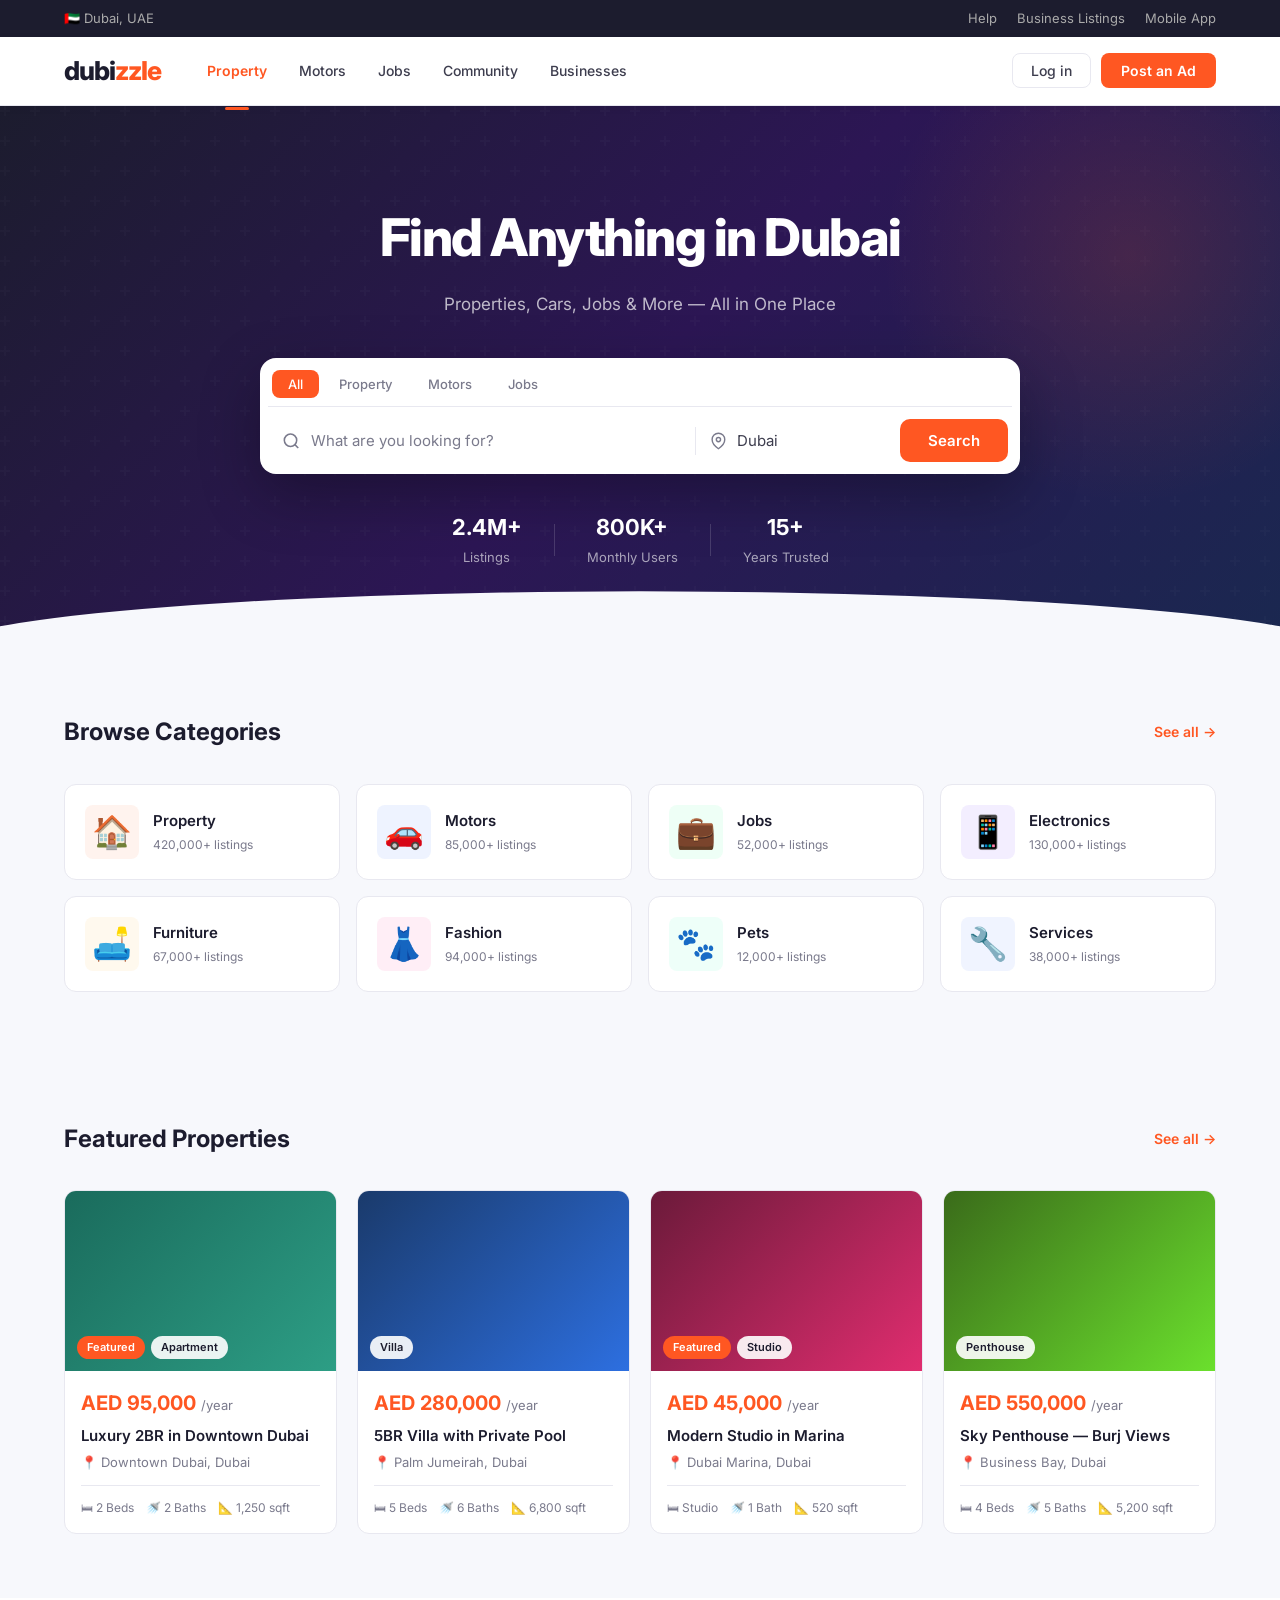
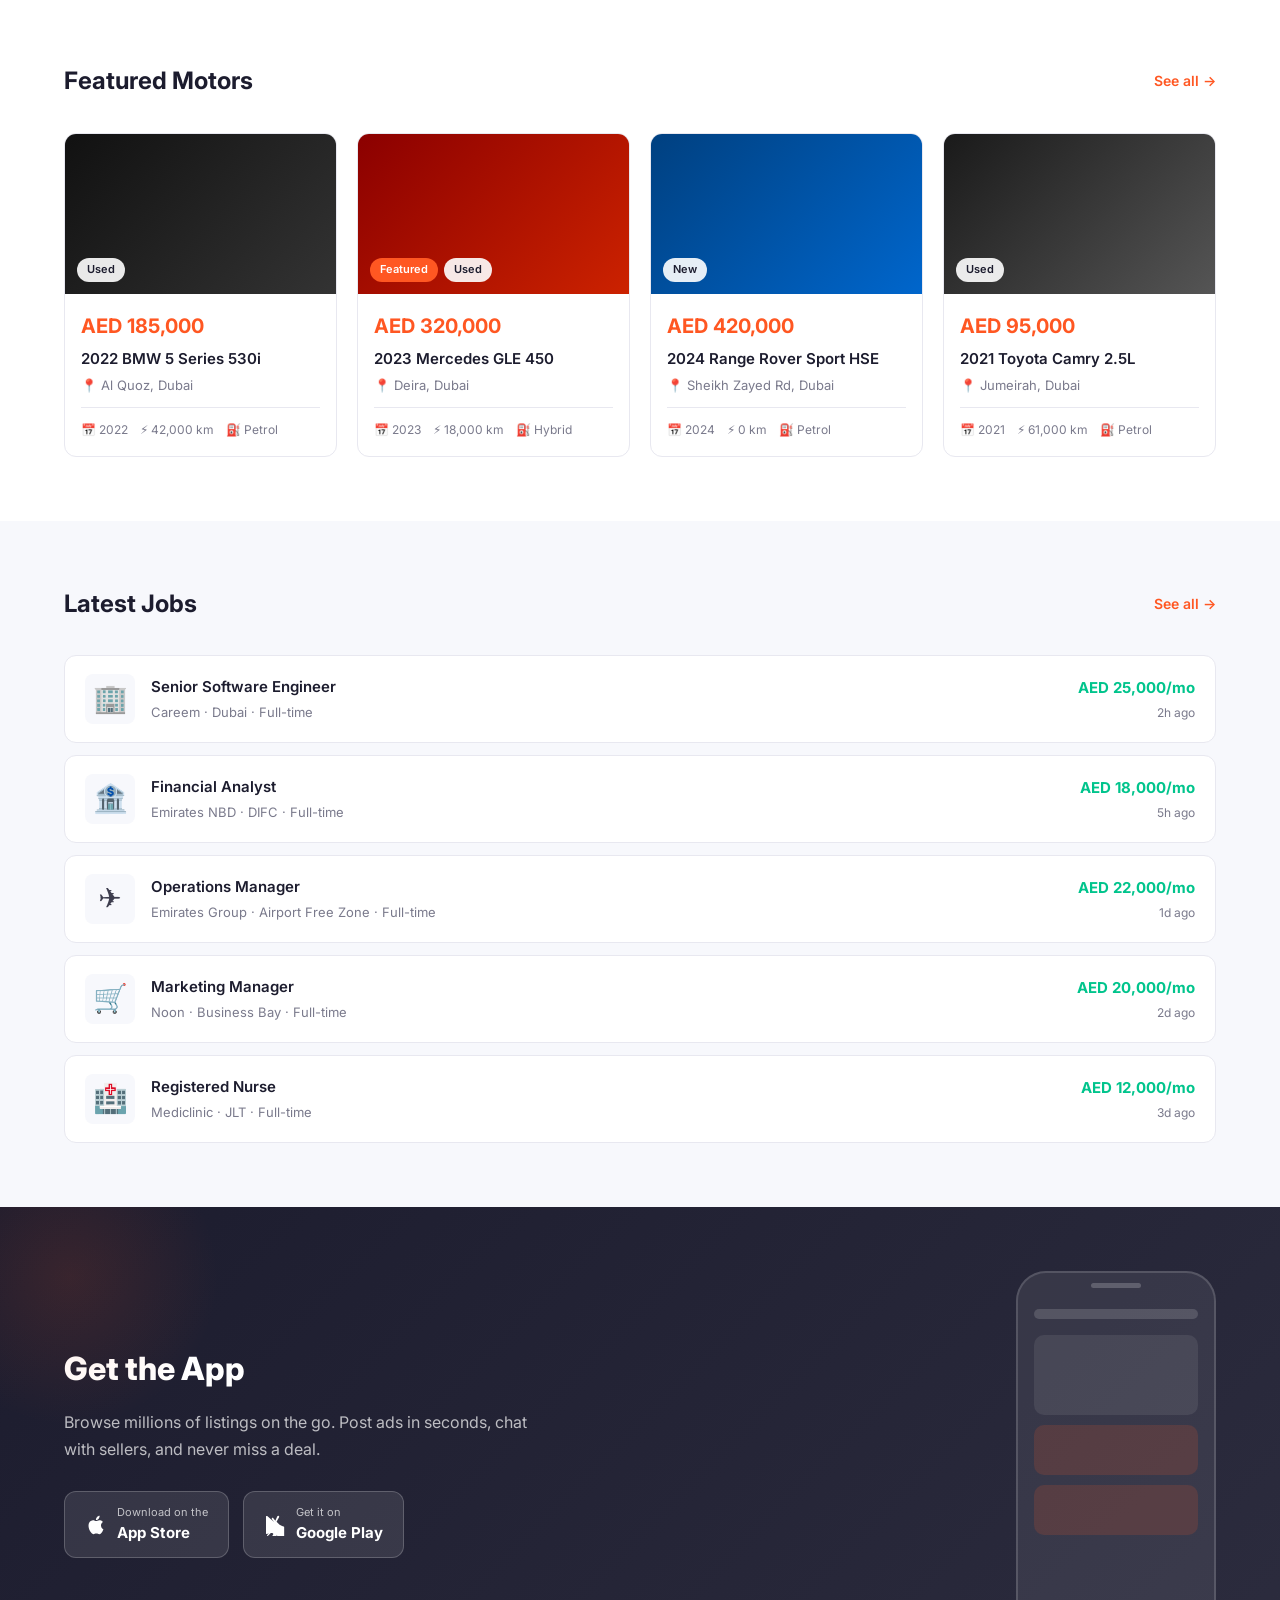
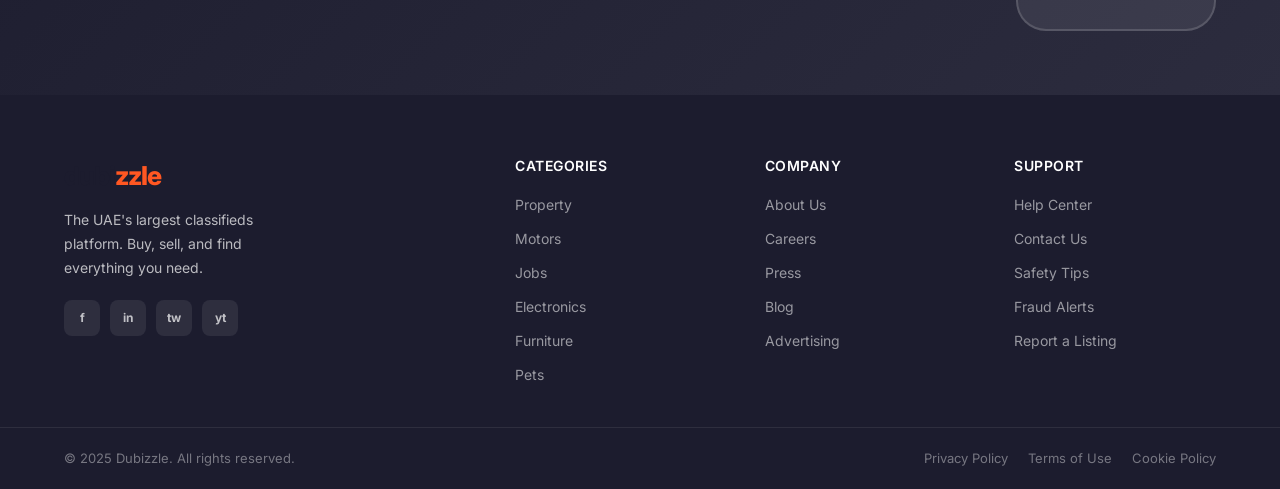
<file: index.html>
<!DOCTYPE html>
<html lang="en">
<head>
  <meta charset="UTF-8" />
  <meta name="viewport" content="width=device-width, initial-scale=1.0" />
  <title>Dubizzle — Buy, Sell & Find in Dubai</title>
  <link rel="stylesheet" href="style.css" />
  <link href="https://fonts.googleapis.com/css2?family=Inter:wght@400;500;600;700;800&display=swap" rel="stylesheet" />
</head>
<body>

  <!-- TOP BAR -->
  <div class="topbar">
    <div class="container topbar-inner">
      <span>🇦🇪 Dubai, UAE</span>
      <div class="topbar-links">
        <a href="#">Help</a>
        <a href="#">Business Listings</a>
        <a href="#">Mobile App</a>
      </div>
    </div>
  </div>

  <!-- NAVBAR -->
  <header class="navbar">
    <div class="container nav-inner">
      <a href="#" class="logo">
        <span class="logo-dubi">dubi</span><span class="logo-zzle">zzle</span>
      </a>

      <nav class="nav-categories">
        <a href="#" class="nav-link active">Property</a>
        <a href="#" class="nav-link">Motors</a>
        <a href="#" class="nav-link">Jobs</a>
        <a href="#" class="nav-link">Community</a>
        <a href="#" class="nav-link">Businesses</a>
      </nav>

      <div class="nav-actions">
        <button class="btn-ghost">Log in</button>
        <button class="btn-primary">Post an Ad</button>
      </div>
    </div>
  </header>

  <!-- HERO -->
  <section class="hero">
    <div class="hero-overlay"></div>
    <div class="container hero-inner">
      <h1 class="hero-title">Find Anything in Dubai</h1>
      <p class="hero-sub">Properties, Cars, Jobs & More — All in One Place</p>

      <div class="search-box">
        <div class="search-tabs">
          <button class="stab active" data-tab="all">All</button>
          <button class="stab" data-tab="property">Property</button>
          <button class="stab" data-tab="motors">Motors</button>
          <button class="stab" data-tab="jobs">Jobs</button>
        </div>
        <div class="search-row">
          <div class="search-field">
            <svg width="20" height="20" fill="none" stroke="currentColor" stroke-width="2" viewBox="0 0 24 24"><circle cx="11" cy="11" r="8"/><path d="m21 21-4.35-4.35"/></svg>
            <input type="text" placeholder="What are you looking for?" />
          </div>
          <div class="search-divider"></div>
          <div class="search-field location-field">
            <svg width="20" height="20" fill="none" stroke="currentColor" stroke-width="2" viewBox="0 0 24 24"><path d="M21 10c0 7-9 13-9 13s-9-6-9-13a9 9 0 0 1 18 0z"/><circle cx="12" cy="10" r="3"/></svg>
            <input type="text" placeholder="Location" value="Dubai" />
          </div>
          <button class="search-btn">Search</button>
        </div>
      </div>

      <div class="hero-stats">
        <div class="stat"><strong>2.4M+</strong><span>Listings</span></div>
        <div class="stat-divider"></div>
        <div class="stat"><strong>800K+</strong><span>Monthly Users</span></div>
        <div class="stat-divider"></div>
        <div class="stat"><strong>15+</strong><span>Years Trusted</span></div>
      </div>
    </div>
  </section>

  <!-- CATEGORIES -->
  <section class="categories section">
    <div class="container">
      <div class="section-header">
        <h2>Browse Categories</h2>
        <a href="#" class="see-all">See all →</a>
      </div>
      <div class="cat-grid">
        <a href="#" class="cat-card cat-property">
          <div class="cat-icon">🏠</div>
          <div class="cat-info">
            <span class="cat-name">Property</span>
            <span class="cat-count">420,000+ listings</span>
          </div>
        </a>
        <a href="#" class="cat-card cat-motors">
          <div class="cat-icon">🚗</div>
          <div class="cat-info">
            <span class="cat-name">Motors</span>
            <span class="cat-count">85,000+ listings</span>
          </div>
        </a>
        <a href="#" class="cat-card cat-jobs">
          <div class="cat-icon">💼</div>
          <div class="cat-info">
            <span class="cat-name">Jobs</span>
            <span class="cat-count">52,000+ listings</span>
          </div>
        </a>
        <a href="#" class="cat-card cat-electronics">
          <div class="cat-icon">📱</div>
          <div class="cat-info">
            <span class="cat-name">Electronics</span>
            <span class="cat-count">130,000+ listings</span>
          </div>
        </a>
        <a href="#" class="cat-card cat-furniture">
          <div class="cat-icon">🛋️</div>
          <div class="cat-info">
            <span class="cat-name">Furniture</span>
            <span class="cat-count">67,000+ listings</span>
          </div>
        </a>
        <a href="#" class="cat-card cat-fashion">
          <div class="cat-icon">👗</div>
          <div class="cat-info">
            <span class="cat-name">Fashion</span>
            <span class="cat-count">94,000+ listings</span>
          </div>
        </a>
        <a href="#" class="cat-card cat-pets">
          <div class="cat-icon">🐾</div>
          <div class="cat-info">
            <span class="cat-name">Pets</span>
            <span class="cat-count">12,000+ listings</span>
          </div>
        </a>
        <a href="#" class="cat-card cat-services">
          <div class="cat-icon">🔧</div>
          <div class="cat-info">
            <span class="cat-name">Services</span>
            <span class="cat-count">38,000+ listings</span>
          </div>
        </a>
      </div>
    </div>
  </section>

  <!-- FEATURED PROPERTY -->
  <section class="featured section">
    <div class="container">
      <div class="section-header">
        <h2>Featured Properties</h2>
        <a href="#" class="see-all">See all →</a>
      </div>
      <div class="listings-grid">
        <div class="listing-card">
          <div class="listing-img" style="background: linear-gradient(135deg,#1a6b5c,#2d9e85);">
            <span class="badge badge-featured">Featured</span>
            <span class="badge badge-type">Apartment</span>
          </div>
          <div class="listing-body">
            <div class="listing-price">AED 95,000 <span>/year</span></div>
            <h3 class="listing-title">Luxury 2BR in Downtown Dubai</h3>
            <p class="listing-loc">📍 Downtown Dubai, Dubai</p>
            <div class="listing-specs">
              <span>🛏 2 Beds</span>
              <span>🚿 2 Baths</span>
              <span>📐 1,250 sqft</span>
            </div>
          </div>
        </div>

        <div class="listing-card">
          <div class="listing-img" style="background: linear-gradient(135deg,#1a3a6b,#2d6fe0);">
            <span class="badge badge-type">Villa</span>
          </div>
          <div class="listing-body">
            <div class="listing-price">AED 280,000 <span>/year</span></div>
            <h3 class="listing-title">5BR Villa with Private Pool</h3>
            <p class="listing-loc">📍 Palm Jumeirah, Dubai</p>
            <div class="listing-specs">
              <span>🛏 5 Beds</span>
              <span>🚿 6 Baths</span>
              <span>📐 6,800 sqft</span>
            </div>
          </div>
        </div>

        <div class="listing-card">
          <div class="listing-img" style="background: linear-gradient(135deg,#6b1a3a,#e02d6f);">
            <span class="badge badge-featured">Featured</span>
            <span class="badge badge-type">Studio</span>
          </div>
          <div class="listing-body">
            <div class="listing-price">AED 45,000 <span>/year</span></div>
            <h3 class="listing-title">Modern Studio in Marina</h3>
            <p class="listing-loc">📍 Dubai Marina, Dubai</p>
            <div class="listing-specs">
              <span>🛏 Studio</span>
              <span>🚿 1 Bath</span>
              <span>📐 520 sqft</span>
            </div>
          </div>
        </div>

        <div class="listing-card">
          <div class="listing-img" style="background: linear-gradient(135deg,#3a6b1a,#6be02d);">
            <span class="badge badge-type">Penthouse</span>
          </div>
          <div class="listing-body">
            <div class="listing-price">AED 550,000 <span>/year</span></div>
            <h3 class="listing-title">Sky Penthouse — Burj Views</h3>
            <p class="listing-loc">📍 Business Bay, Dubai</p>
            <div class="listing-specs">
              <span>🛏 4 Beds</span>
              <span>🚿 5 Baths</span>
              <span>📐 5,200 sqft</span>
            </div>
          </div>
        </div>
      </div>
    </div>
  </section>

  <!-- FEATURED CARS -->
  <section class="featured section bg-light">
    <div class="container">
      <div class="section-header">
        <h2>Featured Motors</h2>
        <a href="#" class="see-all">See all →</a>
      </div>
      <div class="listings-grid">
        <div class="listing-card">
          <div class="listing-img car-img" style="background: linear-gradient(135deg,#111,#333);">
            <span class="badge badge-type">Used</span>
          </div>
          <div class="listing-body">
            <div class="listing-price">AED 185,000</div>
            <h3 class="listing-title">2022 BMW 5 Series 530i</h3>
            <p class="listing-loc">📍 Al Quoz, Dubai</p>
            <div class="listing-specs">
              <span>📅 2022</span>
              <span>⚡ 42,000 km</span>
              <span>⛽ Petrol</span>
            </div>
          </div>
        </div>

        <div class="listing-card">
          <div class="listing-img car-img" style="background: linear-gradient(135deg,#8B0000,#cc2200);">
            <span class="badge badge-featured">Featured</span>
            <span class="badge badge-type">Used</span>
          </div>
          <div class="listing-body">
            <div class="listing-price">AED 320,000</div>
            <h3 class="listing-title">2023 Mercedes GLE 450</h3>
            <p class="listing-loc">📍 Deira, Dubai</p>
            <div class="listing-specs">
              <span>📅 2023</span>
              <span>⚡ 18,000 km</span>
              <span>⛽ Hybrid</span>
            </div>
          </div>
        </div>

        <div class="listing-card">
          <div class="listing-img car-img" style="background: linear-gradient(135deg,#004080,#0066cc);">
            <span class="badge badge-type">New</span>
          </div>
          <div class="listing-body">
            <div class="listing-price">AED 420,000</div>
            <h3 class="listing-title">2024 Range Rover Sport HSE</h3>
            <p class="listing-loc">📍 Sheikh Zayed Rd, Dubai</p>
            <div class="listing-specs">
              <span>📅 2024</span>
              <span>⚡ 0 km</span>
              <span>⛽ Petrol</span>
            </div>
          </div>
        </div>

        <div class="listing-card">
          <div class="listing-img car-img" style="background: linear-gradient(135deg,#1a1a1a,#555);">
            <span class="badge badge-type">Used</span>
          </div>
          <div class="listing-body">
            <div class="listing-price">AED 95,000</div>
            <h3 class="listing-title">2021 Toyota Camry 2.5L</h3>
            <p class="listing-loc">📍 Jumeirah, Dubai</p>
            <div class="listing-specs">
              <span>📅 2021</span>
              <span>⚡ 61,000 km</span>
              <span>⛽ Petrol</span>
            </div>
          </div>
        </div>
      </div>
    </div>
  </section>

  <!-- JOBS STRIP -->
  <section class="jobs-strip section">
    <div class="container">
      <div class="section-header">
        <h2>Latest Jobs</h2>
        <a href="#" class="see-all">See all →</a>
      </div>
      <div class="jobs-list">
        <a href="#" class="job-card">
          <div class="job-logo">🏢</div>
          <div class="job-info">
            <h4>Senior Software Engineer</h4>
            <p>Careem · Dubai · Full-time</p>
          </div>
          <div class="job-meta">
            <span class="job-salary">AED 25,000/mo</span>
            <span class="job-age">2h ago</span>
          </div>
        </a>
        <a href="#" class="job-card">
          <div class="job-logo">🏦</div>
          <div class="job-info">
            <h4>Financial Analyst</h4>
            <p>Emirates NBD · DIFC · Full-time</p>
          </div>
          <div class="job-meta">
            <span class="job-salary">AED 18,000/mo</span>
            <span class="job-age">5h ago</span>
          </div>
        </a>
        <a href="#" class="job-card">
          <div class="job-logo">✈️</div>
          <div class="job-info">
            <h4>Operations Manager</h4>
            <p>Emirates Group · Airport Free Zone · Full-time</p>
          </div>
          <div class="job-meta">
            <span class="job-salary">AED 22,000/mo</span>
            <span class="job-age">1d ago</span>
          </div>
        </a>
        <a href="#" class="job-card">
          <div class="job-logo">🛒</div>
          <div class="job-info">
            <h4>Marketing Manager</h4>
            <p>Noon · Business Bay · Full-time</p>
          </div>
          <div class="job-meta">
            <span class="job-salary">AED 20,000/mo</span>
            <span class="job-age">2d ago</span>
          </div>
        </a>
        <a href="#" class="job-card">
          <div class="job-logo">🏥</div>
          <div class="job-info">
            <h4>Registered Nurse</h4>
            <p>Mediclinic · JLT · Full-time</p>
          </div>
          <div class="job-meta">
            <span class="job-salary">AED 12,000/mo</span>
            <span class="job-age">3d ago</span>
          </div>
        </a>
      </div>
    </div>
  </section>

  <!-- APP BANNER -->
  <section class="app-banner section">
    <div class="container app-inner">
      <div class="app-text">
        <h2>Get the App</h2>
        <p>Browse millions of listings on the go. Post ads in seconds, chat with sellers, and never miss a deal.</p>
        <div class="app-btns">
          <a href="#" class="app-store-btn">
            <svg width="22" height="22" viewBox="0 0 24 24" fill="currentColor"><path d="M18.71 19.5c-.83 1.24-1.71 2.45-3.05 2.47-1.34.03-1.77-.79-3.29-.79-1.53 0-2 .77-3.27.82-1.31.05-2.3-1.32-3.14-2.53C4.25 17 2.94 12.45 4.7 9.39c.87-1.52 2.43-2.48 4.12-2.51 1.28-.02 2.5.87 3.29.87.78 0 2.26-1.07 3.8-.91.65.03 2.47.26 3.64 1.98-.09.06-2.17 1.28-2.15 3.81.03 3.02 2.65 4.03 2.68 4.04-.03.07-.42 1.44-1.38 2.83M13 3.5c.73-.83 1.94-1.46 2.94-1.5.13 1.17-.34 2.35-1.04 3.19-.69.85-1.83 1.51-2.95 1.42-.15-1.15.41-2.35 1.05-3.11z"/></svg>
            <div><small>Download on the</small><strong>App Store</strong></div>
          </a>
          <a href="#" class="app-store-btn">
            <svg width="22" height="22" viewBox="0 0 24 24" fill="currentColor"><path d="M3.18 23.76c.3.17.64.24.99.2l11.53-11.53L12.36 9.1 3.18 23.76zm16.52-10.67L17 11.63 13.7 8.33l2.74-4.76c.3-.52.12-1.19-.4-1.49-.51-.3-1.18-.12-1.49.4L12.36 7.24 10.17 4.5c-.32-.42-.91-.48-1.33-.16-.42.32-.48.91-.16 1.33l2.35 3.04L3.51 2.23C3.22 2.08 2.86 2.1 2.59 2.29a1.007 1.007 0 0 0-.41.82v17.78c0 .33.16.63.41.82.16.11.34.17.53.17.16 0 .31-.04.46-.12l.7-.4L7 18.53l3.27 3.27-2.74 4.75c-.3.52-.12 1.19.4 1.49.17.1.36.15.55.15.38 0 .74-.2.94-.55l2.19-3.8 2.09 2.72c.19.24.47.38.77.38.19 0 .39-.06.55-.18.42-.32.48-.91.16-1.33l-2.35-3.04 7.52 6.48c.19.16.43.24.67.24.19 0 .37-.05.54-.15.27-.16.44-.46.44-.78V14.57c.01-.34-.17-.65-.44-.82l-.3-.17z"/></svg>
            <div><small>Get it on</small><strong>Google Play</strong></div>
          </a>
        </div>
      </div>
      <div class="app-mockup">
        <div class="phone-mock">
          <div class="phone-screen">
            <div class="mock-bar"></div>
            <div class="mock-card"></div>
            <div class="mock-card small"></div>
            <div class="mock-card small"></div>
          </div>
        </div>
      </div>
    </div>
  </section>

  <!-- FOOTER -->
  <footer class="footer">
    <div class="container footer-inner">
      <div class="footer-brand">
        <a href="#" class="logo footer-logo">
          <span class="logo-dubi">dubi</span><span class="logo-zzle">zzle</span>
        </a>
        <p>The UAE's largest classifieds platform. Buy, sell, and find everything you need.</p>
        <div class="social-links">
          <a href="#" class="social-btn">f</a>
          <a href="#" class="social-btn">in</a>
          <a href="#" class="social-btn">tw</a>
          <a href="#" class="social-btn">yt</a>
        </div>
      </div>

      <div class="footer-col">
        <h5>Categories</h5>
        <ul>
          <li><a href="#">Property</a></li>
          <li><a href="#">Motors</a></li>
          <li><a href="#">Jobs</a></li>
          <li><a href="#">Electronics</a></li>
          <li><a href="#">Furniture</a></li>
          <li><a href="#">Pets</a></li>
        </ul>
      </div>

      <div class="footer-col">
        <h5>Company</h5>
        <ul>
          <li><a href="#">About Us</a></li>
          <li><a href="#">Careers</a></li>
          <li><a href="#">Press</a></li>
          <li><a href="#">Blog</a></li>
          <li><a href="#">Advertising</a></li>
        </ul>
      </div>

      <div class="footer-col">
        <h5>Support</h5>
        <ul>
          <li><a href="#">Help Center</a></li>
          <li><a href="#">Contact Us</a></li>
          <li><a href="#">Safety Tips</a></li>
          <li><a href="#">Fraud Alerts</a></li>
          <li><a href="#">Report a Listing</a></li>
        </ul>
      </div>
    </div>
    <div class="footer-bottom">
      <div class="container footer-bottom-inner">
        <span>© 2025 Dubizzle. All rights reserved.</span>
        <div class="footer-legal">
          <a href="#">Privacy Policy</a>
          <a href="#">Terms of Use</a>
          <a href="#">Cookie Policy</a>
        </div>
      </div>
    </div>
  </footer>

  <script src="script.js"></script>
</body>
</html>
</file>
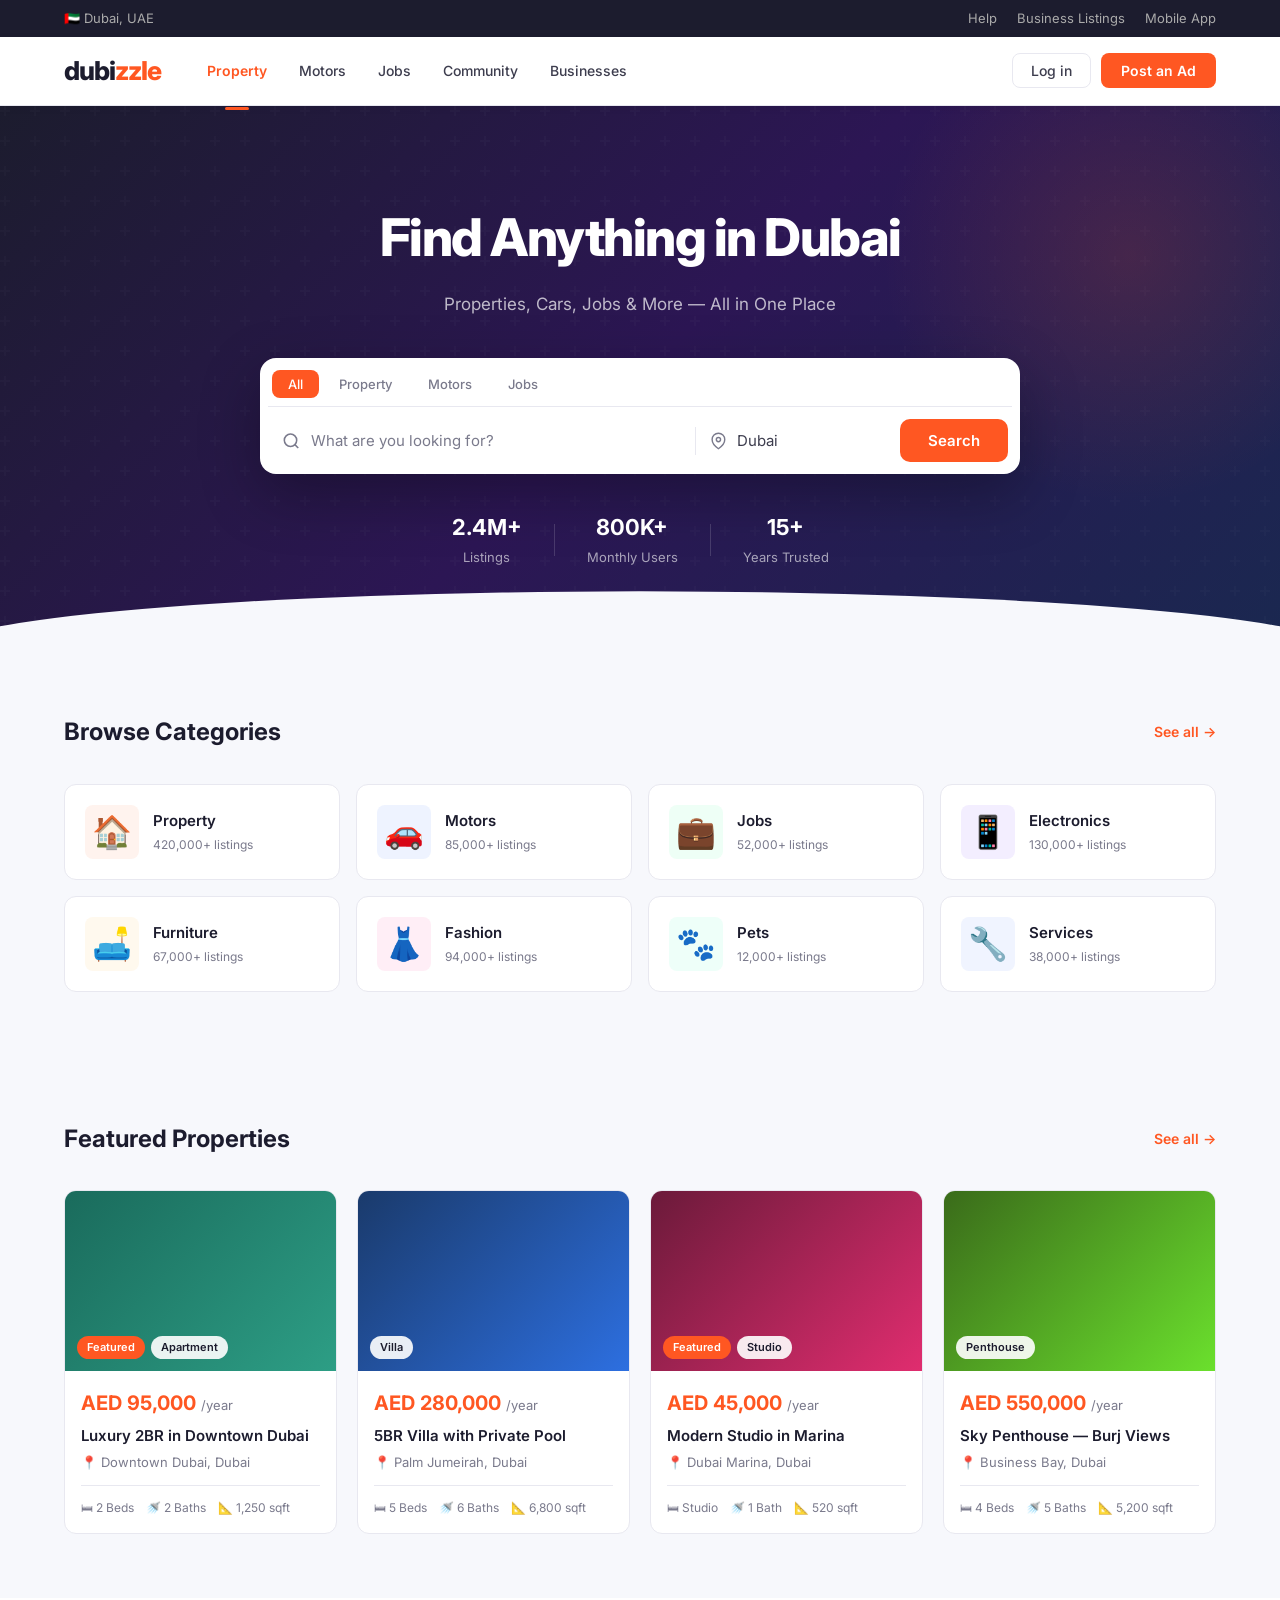
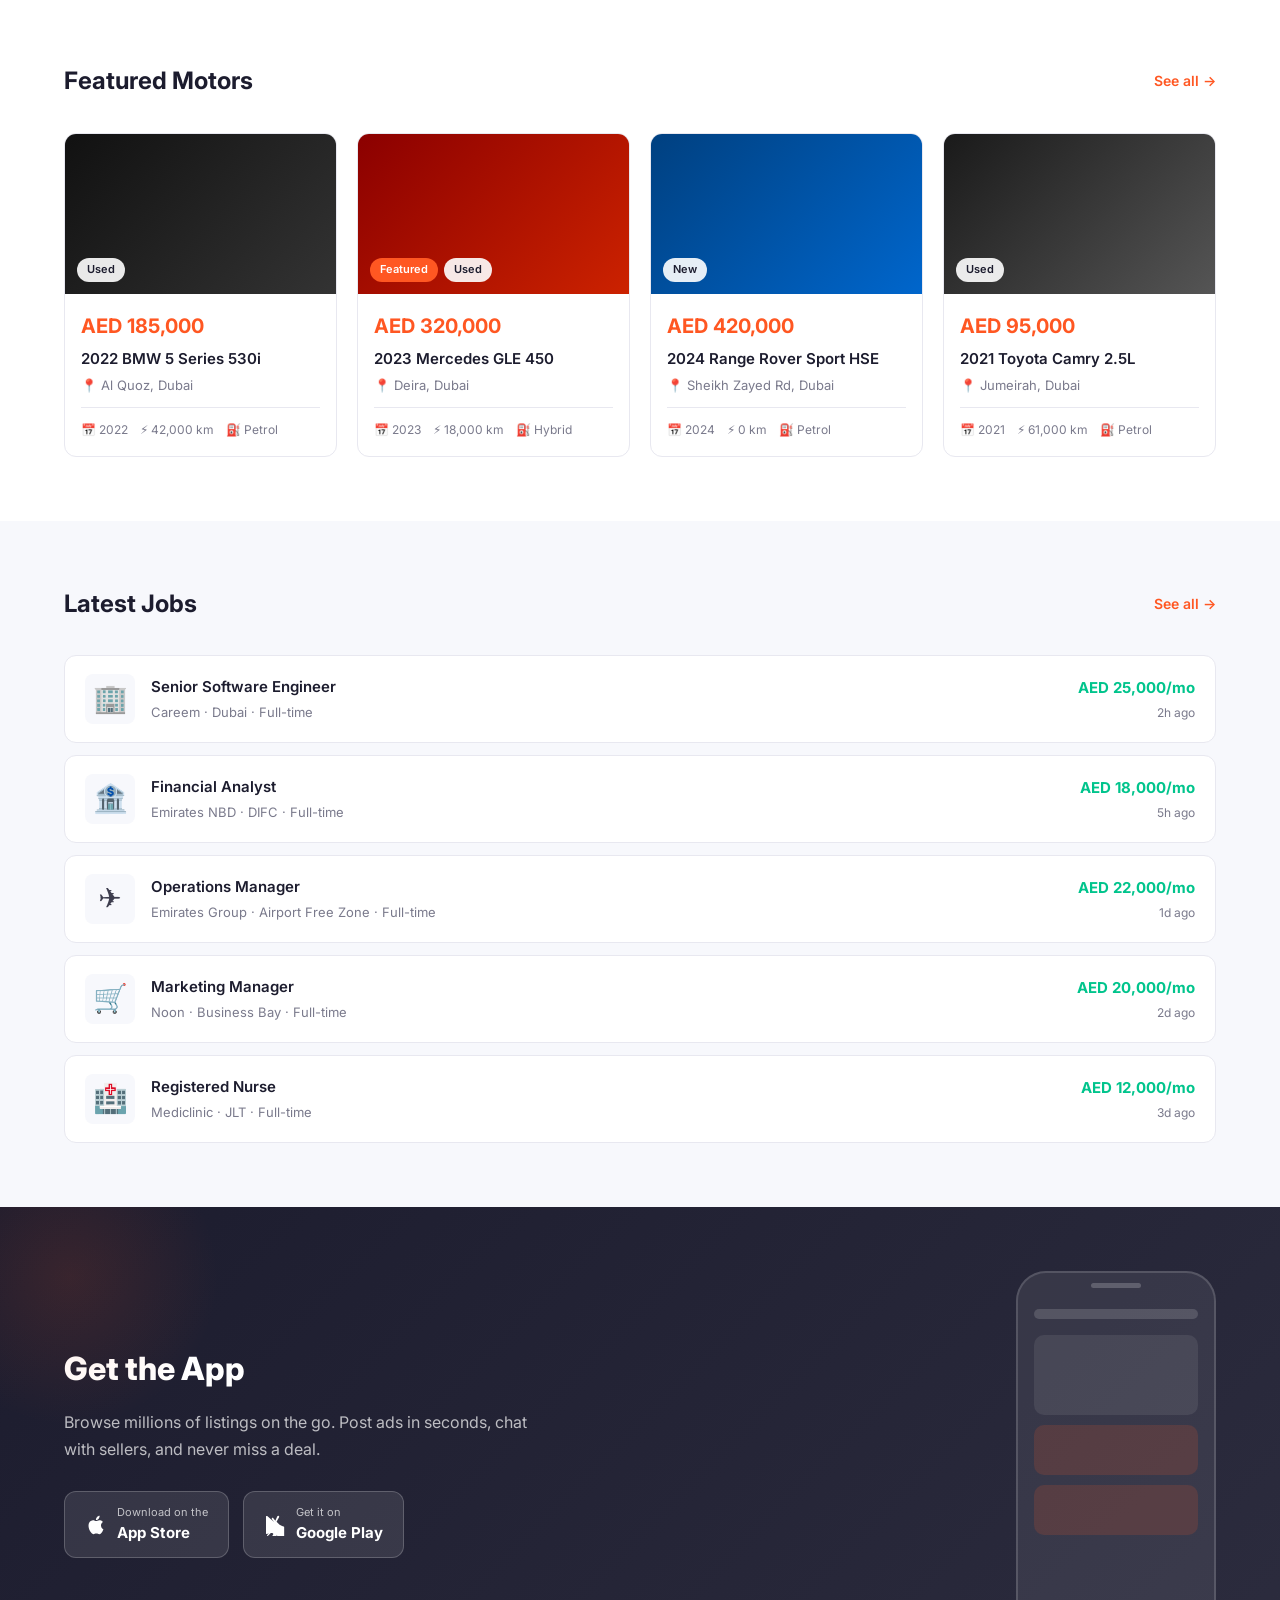
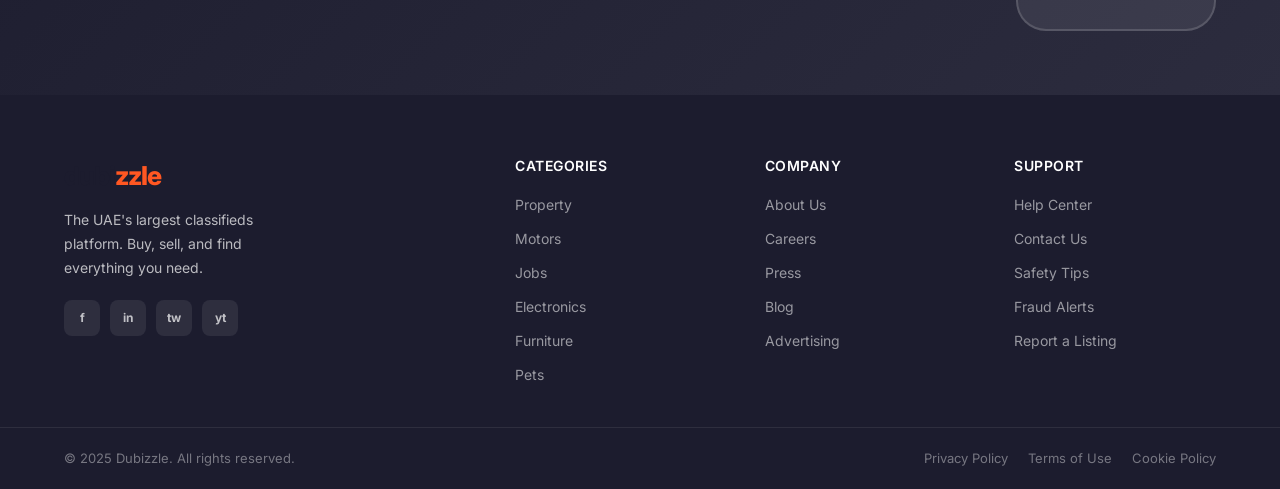
<file: dubizzle-redesign.html>
<!DOCTYPE html>
<html lang="en">
<head>
  <meta charset="UTF-8" />
  <meta name="viewport" content="width=device-width, initial-scale=1.0" />
  <title>Dubizzle — Buy, Sell & Find in Dubai</title>
  <link href="https://fonts.googleapis.com/css2?family=Inter:wght@400;500;600;700;800&display=swap" rel="stylesheet" />
  <style>
/* ── RESET & BASE ── */
*, *::before, *::after { box-sizing: border-box; margin: 0; padding: 0; }

:root {
  --orange: #FF5722;
  --orange-dark: #E64A19;
  --orange-light: #FFF3EE;
  --dark: #1C1C2E;
  --dark-2: #2C2C3E;
  --text: #3D3D4E;
  --muted: #7A7A8C;
  --border: #E8E8F0;
  --bg: #F7F8FC;
  --white: #FFFFFF;
  --green: #00C48C;
  --blue: #2563EB;
  --radius: 12px;
  --radius-sm: 8px;
  --shadow: 0 4px 20px rgba(0,0,0,0.08);
  --shadow-hover: 0 8px 32px rgba(0,0,0,0.14);
}

html { scroll-behavior: smooth; }

body {
  font-family: 'Inter', system-ui, sans-serif;
  color: var(--text);
  background: var(--bg);
  font-size: 15px;
  line-height: 1.6;
}

a { text-decoration: none; color: inherit; }
ul { list-style: none; }

.container {
  max-width: 1200px;
  margin: 0 auto;
  padding: 0 24px;
}

.section { padding: 64px 0; }
.bg-light { background: var(--white); }

.section-header {
  display: flex;
  align-items: center;
  justify-content: space-between;
  margin-bottom: 32px;
}

.section-header h2 {
  font-size: 24px;
  font-weight: 700;
  color: var(--dark);
}

.see-all {
  color: var(--orange);
  font-weight: 600;
  font-size: 14px;
  transition: opacity .2s;
}
.see-all:hover { opacity: .7; }

/* ── TOPBAR ── */
.topbar {
  background: var(--dark);
  color: #aaa;
  font-size: 13px;
  padding: 8px 0;
}
.topbar-inner {
  display: flex;
  justify-content: space-between;
  align-items: center;
}
.topbar-links { display: flex; gap: 20px; }
.topbar-links a { color: #aaa; transition: color .2s; }
.topbar-links a:hover { color: var(--white); }

/* ── NAVBAR ── */
.navbar {
  background: var(--white);
  border-bottom: 1px solid var(--border);
  position: sticky;
  top: 0;
  z-index: 100;
  box-shadow: 0 2px 8px rgba(0,0,0,.06);
}

.nav-inner {
  display: flex;
  align-items: center;
  gap: 32px;
  height: 68px;
}

.logo {
  font-size: 26px;
  font-weight: 800;
  letter-spacing: -1px;
  flex-shrink: 0;
}
.logo-dubi { color: var(--dark); }
.logo-zzle { color: var(--orange); }

.nav-categories {
  display: flex;
  gap: 4px;
  flex: 1;
}

.nav-link {
  padding: 8px 14px;
  border-radius: var(--radius-sm);
  font-weight: 500;
  font-size: 14px;
  color: var(--text);
  transition: all .2s;
  position: relative;
}
.nav-link:hover { color: var(--orange); background: var(--orange-light); }
.nav-link.active { color: var(--orange); font-weight: 600; }
.nav-link.active::after {
  content: '';
  position: absolute;
  bottom: -20px;
  left: 50%;
  transform: translateX(-50%);
  width: 24px;
  height: 3px;
  background: var(--orange);
  border-radius: 2px;
}

.nav-actions { display: flex; gap: 10px; margin-left: auto; }

.btn-ghost {
  padding: 8px 18px;
  border: 1.5px solid var(--border);
  border-radius: var(--radius-sm);
  background: none;
  font-family: inherit;
  font-size: 14px;
  font-weight: 500;
  cursor: pointer;
  color: var(--text);
  transition: all .2s;
}
.btn-ghost:hover { border-color: var(--orange); color: var(--orange); }

.btn-primary {
  padding: 8px 20px;
  border: none;
  border-radius: var(--radius-sm);
  background: var(--orange);
  color: var(--white);
  font-family: inherit;
  font-size: 14px;
  font-weight: 600;
  cursor: pointer;
  transition: background .2s, transform .1s;
}
.btn-primary:hover { background: var(--orange-dark); transform: translateY(-1px); }
.btn-primary:active { transform: translateY(0); }

/* ── HERO ── */
.hero {
  position: relative;
  background: linear-gradient(135deg, #1C1C2E 0%, #2C1654 50%, #1a2850 100%);
  padding: 90px 0 80px;
  overflow: hidden;
}

.hero::before {
  content: '';
  position: absolute;
  inset: 0;
  background: url("data:image/svg+xml,%3Csvg width='60' height='60' viewBox='0 0 60 60' xmlns='http://www.w3.org/2000/svg'%3E%3Cg fill='none' fill-rule='evenodd'%3E%3Cg fill='%23ffffff' fill-opacity='0.02'%3E%3Cpath d='M36 34v-4h-2v4h-4v2h4v4h2v-4h4v-2h-4zm0-30V0h-2v4h-4v2h4v4h2V6h4V4h-4zM6 34v-4H4v4H0v2h4v4h2v-4h4v-2H6zM6 4V0H4v4H0v2h4v4h2V6h4V4H6z'/%3E%3C/g%3E%3C/g%3E%3C/svg%3E");
}

.hero::after {
  content: '';
  position: absolute;
  bottom: -2px;
  left: 0;
  right: 0;
  height: 60px;
  background: var(--bg);
  clip-path: ellipse(55% 100% at 50% 100%);
}

.hero-overlay {
  position: absolute;
  top: -100px;
  right: -100px;
  width: 500px;
  height: 500px;
  background: radial-gradient(circle, rgba(255,87,34,.15) 0%, transparent 70%);
  pointer-events: none;
}

.hero-inner { position: relative; z-index: 1; text-align: center; }

.hero-title {
  font-size: clamp(32px, 5vw, 52px);
  font-weight: 800;
  color: var(--white);
  letter-spacing: -1.5px;
  margin-bottom: 12px;
}

.hero-sub {
  font-size: 17px;
  color: rgba(255,255,255,.7);
  margin-bottom: 40px;
}

/* Search Box */
.search-box {
  background: var(--white);
  border-radius: 16px;
  padding: 8px;
  max-width: 760px;
  margin: 0 auto 36px;
  box-shadow: 0 20px 60px rgba(0,0,0,.3);
}

.search-tabs {
  display: flex;
  gap: 4px;
  padding: 4px 4px 8px;
  border-bottom: 1px solid var(--border);
  margin-bottom: 8px;
}

.stab {
  padding: 6px 16px;
  border: none;
  border-radius: 8px;
  background: none;
  font-family: inherit;
  font-size: 13px;
  font-weight: 500;
  cursor: pointer;
  color: var(--muted);
  transition: all .2s;
}
.stab:hover { color: var(--orange); background: var(--orange-light); }
.stab.active { background: var(--orange); color: var(--white); }

.search-row {
  display: flex;
  align-items: center;
  gap: 0;
}

.search-field {
  display: flex;
  align-items: center;
  gap: 10px;
  flex: 1;
  padding: 10px 14px;
  color: var(--muted);
}

.search-field input {
  border: none;
  outline: none;
  font-family: inherit;
  font-size: 15px;
  color: var(--text);
  width: 100%;
  background: transparent;
}
.search-field input::placeholder { color: var(--muted); }

.location-field { flex: 0 0 200px; }

.search-divider {
  width: 1px;
  height: 28px;
  background: var(--border);
  flex-shrink: 0;
}

.search-btn {
  padding: 12px 28px;
  background: var(--orange);
  color: var(--white);
  border: none;
  border-radius: 10px;
  font-family: inherit;
  font-size: 15px;
  font-weight: 600;
  cursor: pointer;
  margin: 4px;
  transition: background .2s, transform .1s;
  white-space: nowrap;
}
.search-btn:hover { background: var(--orange-dark); }

/* Hero Stats */
.hero-stats {
  display: flex;
  justify-content: center;
  align-items: center;
  gap: 32px;
  color: rgba(255,255,255,.85);
}

.stat { text-align: center; }
.stat strong { display: block; font-size: 22px; font-weight: 700; color: var(--white); }
.stat span { font-size: 13px; color: rgba(255,255,255,.6); }
.stat-divider { width: 1px; height: 32px; background: rgba(255,255,255,.15); }

/* ── CATEGORIES ── */
.cat-grid {
  display: grid;
  grid-template-columns: repeat(4, 1fr);
  gap: 16px;
}

.cat-card {
  display: flex;
  align-items: center;
  gap: 14px;
  background: var(--white);
  border: 1.5px solid var(--border);
  border-radius: var(--radius);
  padding: 20px;
  transition: all .25s;
  cursor: pointer;
}
.cat-card:hover {
  border-color: var(--orange);
  box-shadow: var(--shadow-hover);
  transform: translateY(-2px);
}

.cat-icon {
  font-size: 32px;
  width: 54px;
  height: 54px;
  display: flex;
  align-items: center;
  justify-content: center;
  border-radius: var(--radius-sm);
  flex-shrink: 0;
}

.cat-property .cat-icon { background: #FFF3EE; }
.cat-motors .cat-icon { background: #EEF3FF; }
.cat-jobs .cat-icon { background: #EEFFF6; }
.cat-electronics .cat-icon { background: #F3EEFF; }
.cat-furniture .cat-icon { background: #FFF9EE; }
.cat-fashion .cat-icon { background: #FFEEF6; }
.cat-pets .cat-icon { background: #EEFFF9; }
.cat-services .cat-icon { background: #F0F4FF; }

.cat-info { display: flex; flex-direction: column; }
.cat-name { font-weight: 600; color: var(--dark); font-size: 15px; }
.cat-count { font-size: 12px; color: var(--muted); margin-top: 2px; }

/* ── LISTINGS ── */
.listings-grid {
  display: grid;
  grid-template-columns: repeat(4, 1fr);
  gap: 20px;
}

.listing-card {
  background: var(--white);
  border-radius: var(--radius);
  overflow: hidden;
  border: 1px solid var(--border);
  transition: all .25s;
  cursor: pointer;
}
.listing-card:hover {
  box-shadow: var(--shadow-hover);
  transform: translateY(-3px);
}

.listing-img {
  height: 180px;
  position: relative;
  display: flex;
  align-items: flex-end;
  padding: 12px;
  gap: 6px;
}

.car-img { height: 160px; }

.badge {
  padding: 3px 10px;
  border-radius: 20px;
  font-size: 11px;
  font-weight: 600;
}
.badge-featured { background: var(--orange); color: var(--white); }
.badge-type { background: rgba(255,255,255,.9); color: var(--dark); }

.listing-body { padding: 16px; }

.listing-price {
  font-size: 20px;
  font-weight: 700;
  color: var(--orange);
  margin-bottom: 6px;
}
.listing-price span { font-size: 13px; font-weight: 400; color: var(--muted); }

.listing-title {
  font-size: 15px;
  font-weight: 600;
  color: var(--dark);
  margin-bottom: 6px;
  line-height: 1.4;
}

.listing-loc {
  font-size: 13px;
  color: var(--muted);
  margin-bottom: 12px;
}

.listing-specs {
  display: flex;
  gap: 12px;
  flex-wrap: wrap;
  font-size: 12px;
  color: var(--muted);
  border-top: 1px solid var(--border);
  padding-top: 12px;
}

/* ── JOBS ── */
.jobs-list { display: flex; flex-direction: column; gap: 12px; }

.job-card {
  display: flex;
  align-items: center;
  gap: 16px;
  background: var(--white);
  border: 1.5px solid var(--border);
  border-radius: var(--radius);
  padding: 18px 20px;
  transition: all .2s;
}
.job-card:hover {
  border-color: var(--orange);
  box-shadow: var(--shadow);
  transform: translateX(4px);
}

.job-logo {
  font-size: 28px;
  width: 50px;
  height: 50px;
  background: var(--bg);
  border-radius: var(--radius-sm);
  display: flex;
  align-items: center;
  justify-content: center;
  flex-shrink: 0;
}

.job-info { flex: 1; }
.job-info h4 { font-size: 15px; font-weight: 600; color: var(--dark); }
.job-info p { font-size: 13px; color: var(--muted); margin-top: 3px; }

.job-meta { text-align: right; }
.job-salary {
  display: block;
  font-size: 15px;
  font-weight: 700;
  color: var(--green);
}
.job-age {
  font-size: 12px;
  color: var(--muted);
  margin-top: 3px;
  display: block;
}

/* ── APP BANNER ── */
.app-banner {
  background: linear-gradient(135deg, var(--dark) 0%, var(--dark-2) 100%);
  overflow: hidden;
  position: relative;
}

.app-banner::before {
  content: '';
  position: absolute;
  top: -80px;
  left: -80px;
  width: 300px;
  height: 300px;
  background: radial-gradient(circle, rgba(255,87,34,.12) 0%, transparent 70%);
}

.app-inner {
  display: flex;
  align-items: center;
  justify-content: space-between;
  gap: 60px;
}

.app-text { color: var(--white); max-width: 480px; }
.app-text h2 { font-size: 32px; font-weight: 800; margin-bottom: 14px; }
.app-text p { color: rgba(255,255,255,.7); font-size: 16px; line-height: 1.7; margin-bottom: 28px; }

.app-btns { display: flex; gap: 14px; }

.app-store-btn {
  display: flex;
  align-items: center;
  gap: 10px;
  background: rgba(255,255,255,.1);
  border: 1.5px solid rgba(255,255,255,.2);
  border-radius: var(--radius);
  padding: 12px 20px;
  color: var(--white);
  transition: all .2s;
}
.app-store-btn:hover {
  background: rgba(255,255,255,.18);
  border-color: rgba(255,255,255,.4);
}
.app-store-btn small { display: block; font-size: 11px; opacity: .7; }
.app-store-btn strong { display: block; font-size: 15px; }

/* Phone Mockup */
.app-mockup { flex-shrink: 0; }

.phone-mock {
  width: 200px;
  height: 360px;
  background: rgba(255,255,255,.08);
  border: 2px solid rgba(255,255,255,.15);
  border-radius: 30px;
  padding: 16px;
  position: relative;
}
.phone-mock::before {
  content: '';
  position: absolute;
  top: 10px;
  left: 50%;
  transform: translateX(-50%);
  width: 50px;
  height: 5px;
  background: rgba(255,255,255,.2);
  border-radius: 3px;
}

.phone-screen { padding-top: 20px; display: flex; flex-direction: column; gap: 10px; }

.mock-bar {
  height: 10px;
  background: rgba(255,255,255,.15);
  border-radius: 5px;
  margin-bottom: 6px;
}

.mock-card {
  height: 80px;
  background: rgba(255,255,255,.08);
  border-radius: 10px;
}
.mock-card.small {
  height: 50px;
  background: rgba(255,87,34,.15);
}

/* ── FOOTER ── */
.footer {
  background: var(--dark);
  color: rgba(255,255,255,.7);
}

.footer-inner {
  display: grid;
  grid-template-columns: 2fr 1fr 1fr 1fr;
  gap: 48px;
  padding: 60px 24px 40px;
}

.footer-logo { margin-bottom: 12px; display: inline-block; }
.footer-brand p { font-size: 14px; line-height: 1.7; margin-bottom: 20px; max-width: 240px; }

.social-links { display: flex; gap: 10px; }
.social-btn {
  width: 36px;
  height: 36px;
  background: rgba(255,255,255,.08);
  border-radius: 8px;
  display: flex;
  align-items: center;
  justify-content: center;
  font-size: 12px;
  font-weight: 700;
  transition: all .2s;
  color: rgba(255,255,255,.7);
}
.social-btn:hover { background: var(--orange); color: var(--white); }

.footer-col h5 {
  color: var(--white);
  font-size: 14px;
  font-weight: 600;
  margin-bottom: 16px;
  letter-spacing: .5px;
  text-transform: uppercase;
}

.footer-col ul { display: flex; flex-direction: column; gap: 10px; }
.footer-col a {
  font-size: 14px;
  color: rgba(255,255,255,.55);
  transition: color .2s;
}
.footer-col a:hover { color: var(--white); }

.footer-bottom {
  border-top: 1px solid rgba(255,255,255,.08);
}
.footer-bottom-inner {
  display: flex;
  justify-content: space-between;
  align-items: center;
  padding: 20px 24px;
  font-size: 13px;
  color: rgba(255,255,255,.4);
}

.footer-legal { display: flex; gap: 20px; }
.footer-legal a { color: rgba(255,255,255,.4); transition: color .2s; }
.footer-legal a:hover { color: rgba(255,255,255,.8); }

/* ── RESPONSIVE ── */
@media (max-width: 1024px) {
  .cat-grid { grid-template-columns: repeat(4, 1fr); }
  .listings-grid { grid-template-columns: repeat(2, 1fr); }
  .footer-inner { grid-template-columns: 1fr 1fr; gap: 32px; }
}

@media (max-width: 768px) {
  .topbar { display: none; }
  .nav-categories { display: none; }
  .nav-inner { gap: 16px; }
  .hero { padding: 60px 0 70px; }
  .hero-title { font-size: 30px; }
  .search-row { flex-wrap: wrap; }
  .location-field { display: none; }
  .search-divider { display: none; }
  .search-btn { width: calc(100% - 8px); margin: 0 4px 4px; padding: 12px; }
  .hero-stats { gap: 20px; }
  .stat strong { font-size: 18px; }
  .cat-grid { grid-template-columns: repeat(2, 1fr); }
  .listings-grid { grid-template-columns: 1fr; }
  .app-inner { flex-direction: column; text-align: center; }
  .app-btns { justify-content: center; }
  .app-mockup { display: none; }
  .footer-inner { grid-template-columns: 1fr 1fr; }
  .footer-brand { grid-column: 1 / -1; }
  .footer-bottom-inner { flex-direction: column; gap: 12px; text-align: center; }
  .job-meta { display: none; }
}

@media (max-width: 480px) {
  .cat-grid { grid-template-columns: repeat(2, 1fr); }
  .hero-stats { flex-direction: column; gap: 12px; }
  .stat-divider { width: 40px; height: 1px; }
  .footer-inner { grid-template-columns: 1fr; }
  .nav-actions .btn-ghost { display: none; }
}
  </style>
</head>
<body>

  <!-- TOP BAR -->
  <div class="topbar">
    <div class="container topbar-inner">
      <span>🇦🇪 Dubai, UAE</span>
      <div class="topbar-links">
        <a href="#">Help</a>
        <a href="#">Business Listings</a>
        <a href="#">Mobile App</a>
      </div>
    </div>
  </div>

  <!-- NAVBAR -->
  <header class="navbar">
    <div class="container nav-inner">
      <a href="#" class="logo">
        <span class="logo-dubi">dubi</span><span class="logo-zzle">zzle</span>
      </a>
      <nav class="nav-categories">
        <a href="#" class="nav-link active">Property</a>
        <a href="#" class="nav-link">Motors</a>
        <a href="#" class="nav-link">Jobs</a>
        <a href="#" class="nav-link">Community</a>
        <a href="#" class="nav-link">Businesses</a>
      </nav>
      <div class="nav-actions">
        <button class="btn-ghost">Log in</button>
        <button class="btn-primary">Post an Ad</button>
      </div>
    </div>
  </header>

  <!-- HERO -->
  <section class="hero">
    <div class="hero-overlay"></div>
    <div class="container hero-inner">
      <h1 class="hero-title">Find Anything in Dubai</h1>
      <p class="hero-sub">Properties, Cars, Jobs & More — All in One Place</p>

      <div class="search-box">
        <div class="search-tabs">
          <button class="stab active" data-tab="all">All</button>
          <button class="stab" data-tab="property">Property</button>
          <button class="stab" data-tab="motors">Motors</button>
          <button class="stab" data-tab="jobs">Jobs</button>
        </div>
        <div class="search-row">
          <div class="search-field">
            <svg width="20" height="20" fill="none" stroke="currentColor" stroke-width="2" viewBox="0 0 24 24"><circle cx="11" cy="11" r="8"/><path d="m21 21-4.35-4.35"/></svg>
            <input type="text" placeholder="What are you looking for?" />
          </div>
          <div class="search-divider"></div>
          <div class="search-field location-field">
            <svg width="20" height="20" fill="none" stroke="currentColor" stroke-width="2" viewBox="0 0 24 24"><path d="M21 10c0 7-9 13-9 13s-9-6-9-13a9 9 0 0 1 18 0z"/><circle cx="12" cy="10" r="3"/></svg>
            <input type="text" placeholder="Location" value="Dubai" />
          </div>
          <button class="search-btn">Search</button>
        </div>
      </div>

      <div class="hero-stats">
        <div class="stat"><strong>2.4M+</strong><span>Listings</span></div>
        <div class="stat-divider"></div>
        <div class="stat"><strong>800K+</strong><span>Monthly Users</span></div>
        <div class="stat-divider"></div>
        <div class="stat"><strong>15+</strong><span>Years Trusted</span></div>
      </div>
    </div>
  </section>

  <!-- CATEGORIES -->
  <section class="categories section">
    <div class="container">
      <div class="section-header">
        <h2>Browse Categories</h2>
        <a href="#" class="see-all">See all →</a>
      </div>
      <div class="cat-grid">
        <a href="#" class="cat-card cat-property">
          <div class="cat-icon">🏠</div>
          <div class="cat-info">
            <span class="cat-name">Property</span>
            <span class="cat-count">420,000+ listings</span>
          </div>
        </a>
        <a href="#" class="cat-card cat-motors">
          <div class="cat-icon">🚗</div>
          <div class="cat-info">
            <span class="cat-name">Motors</span>
            <span class="cat-count">85,000+ listings</span>
          </div>
        </a>
        <a href="#" class="cat-card cat-jobs">
          <div class="cat-icon">💼</div>
          <div class="cat-info">
            <span class="cat-name">Jobs</span>
            <span class="cat-count">52,000+ listings</span>
          </div>
        </a>
        <a href="#" class="cat-card cat-electronics">
          <div class="cat-icon">📱</div>
          <div class="cat-info">
            <span class="cat-name">Electronics</span>
            <span class="cat-count">130,000+ listings</span>
          </div>
        </a>
        <a href="#" class="cat-card cat-furniture">
          <div class="cat-icon">🛋️</div>
          <div class="cat-info">
            <span class="cat-name">Furniture</span>
            <span class="cat-count">67,000+ listings</span>
          </div>
        </a>
        <a href="#" class="cat-card cat-fashion">
          <div class="cat-icon">👗</div>
          <div class="cat-info">
            <span class="cat-name">Fashion</span>
            <span class="cat-count">94,000+ listings</span>
          </div>
        </a>
        <a href="#" class="cat-card cat-pets">
          <div class="cat-icon">🐾</div>
          <div class="cat-info">
            <span class="cat-name">Pets</span>
            <span class="cat-count">12,000+ listings</span>
          </div>
        </a>
        <a href="#" class="cat-card cat-services">
          <div class="cat-icon">🔧</div>
          <div class="cat-info">
            <span class="cat-name">Services</span>
            <span class="cat-count">38,000+ listings</span>
          </div>
        </a>
      </div>
    </div>
  </section>

  <!-- FEATURED PROPERTY -->
  <section class="featured section">
    <div class="container">
      <div class="section-header">
        <h2>Featured Properties</h2>
        <a href="#" class="see-all">See all →</a>
      </div>
      <div class="listings-grid">
        <div class="listing-card">
          <div class="listing-img" style="background: linear-gradient(135deg,#1a6b5c,#2d9e85);">
            <span class="badge badge-featured">Featured</span>
            <span class="badge badge-type">Apartment</span>
          </div>
          <div class="listing-body">
            <div class="listing-price">AED 95,000 <span>/year</span></div>
            <h3 class="listing-title">Luxury 2BR in Downtown Dubai</h3>
            <p class="listing-loc">📍 Downtown Dubai, Dubai</p>
            <div class="listing-specs">
              <span>🛏 2 Beds</span>
              <span>🚿 2 Baths</span>
              <span>📐 1,250 sqft</span>
            </div>
          </div>
        </div>
        <div class="listing-card">
          <div class="listing-img" style="background: linear-gradient(135deg,#1a3a6b,#2d6fe0);">
            <span class="badge badge-type">Villa</span>
          </div>
          <div class="listing-body">
            <div class="listing-price">AED 280,000 <span>/year</span></div>
            <h3 class="listing-title">5BR Villa with Private Pool</h3>
            <p class="listing-loc">📍 Palm Jumeirah, Dubai</p>
            <div class="listing-specs">
              <span>🛏 5 Beds</span>
              <span>🚿 6 Baths</span>
              <span>📐 6,800 sqft</span>
            </div>
          </div>
        </div>
        <div class="listing-card">
          <div class="listing-img" style="background: linear-gradient(135deg,#6b1a3a,#e02d6f);">
            <span class="badge badge-featured">Featured</span>
            <span class="badge badge-type">Studio</span>
          </div>
          <div class="listing-body">
            <div class="listing-price">AED 45,000 <span>/year</span></div>
            <h3 class="listing-title">Modern Studio in Marina</h3>
            <p class="listing-loc">📍 Dubai Marina, Dubai</p>
            <div class="listing-specs">
              <span>🛏 Studio</span>
              <span>🚿 1 Bath</span>
              <span>📐 520 sqft</span>
            </div>
          </div>
        </div>
        <div class="listing-card">
          <div class="listing-img" style="background: linear-gradient(135deg,#3a6b1a,#6be02d);">
            <span class="badge badge-type">Penthouse</span>
          </div>
          <div class="listing-body">
            <div class="listing-price">AED 550,000 <span>/year</span></div>
            <h3 class="listing-title">Sky Penthouse — Burj Views</h3>
            <p class="listing-loc">📍 Business Bay, Dubai</p>
            <div class="listing-specs">
              <span>🛏 4 Beds</span>
              <span>🚿 5 Baths</span>
              <span>📐 5,200 sqft</span>
            </div>
          </div>
        </div>
      </div>
    </div>
  </section>

  <!-- FEATURED CARS -->
  <section class="featured section bg-light">
    <div class="container">
      <div class="section-header">
        <h2>Featured Motors</h2>
        <a href="#" class="see-all">See all →</a>
      </div>
      <div class="listings-grid">
        <div class="listing-card">
          <div class="listing-img car-img" style="background: linear-gradient(135deg,#111,#333);">
            <span class="badge badge-type">Used</span>
          </div>
          <div class="listing-body">
            <div class="listing-price">AED 185,000</div>
            <h3 class="listing-title">2022 BMW 5 Series 530i</h3>
            <p class="listing-loc">📍 Al Quoz, Dubai</p>
            <div class="listing-specs">
              <span>📅 2022</span>
              <span>⚡ 42,000 km</span>
              <span>⛽ Petrol</span>
            </div>
          </div>
        </div>
        <div class="listing-card">
          <div class="listing-img car-img" style="background: linear-gradient(135deg,#8B0000,#cc2200);">
            <span class="badge badge-featured">Featured</span>
            <span class="badge badge-type">Used</span>
          </div>
          <div class="listing-body">
            <div class="listing-price">AED 320,000</div>
            <h3 class="listing-title">2023 Mercedes GLE 450</h3>
            <p class="listing-loc">📍 Deira, Dubai</p>
            <div class="listing-specs">
              <span>📅 2023</span>
              <span>⚡ 18,000 km</span>
              <span>⛽ Hybrid</span>
            </div>
          </div>
        </div>
        <div class="listing-card">
          <div class="listing-img car-img" style="background: linear-gradient(135deg,#004080,#0066cc);">
            <span class="badge badge-type">New</span>
          </div>
          <div class="listing-body">
            <div class="listing-price">AED 420,000</div>
            <h3 class="listing-title">2024 Range Rover Sport HSE</h3>
            <p class="listing-loc">📍 Sheikh Zayed Rd, Dubai</p>
            <div class="listing-specs">
              <span>📅 2024</span>
              <span>⚡ 0 km</span>
              <span>⛽ Petrol</span>
            </div>
          </div>
        </div>
        <div class="listing-card">
          <div class="listing-img car-img" style="background: linear-gradient(135deg,#1a1a1a,#555);">
            <span class="badge badge-type">Used</span>
          </div>
          <div class="listing-body">
            <div class="listing-price">AED 95,000</div>
            <h3 class="listing-title">2021 Toyota Camry 2.5L</h3>
            <p class="listing-loc">📍 Jumeirah, Dubai</p>
            <div class="listing-specs">
              <span>📅 2021</span>
              <span>⚡ 61,000 km</span>
              <span>⛽ Petrol</span>
            </div>
          </div>
        </div>
      </div>
    </div>
  </section>

  <!-- JOBS STRIP -->
  <section class="jobs-strip section">
    <div class="container">
      <div class="section-header">
        <h2>Latest Jobs</h2>
        <a href="#" class="see-all">See all →</a>
      </div>
      <div class="jobs-list">
        <a href="#" class="job-card">
          <div class="job-logo">🏢</div>
          <div class="job-info">
            <h4>Senior Software Engineer</h4>
            <p>Careem · Dubai · Full-time</p>
          </div>
          <div class="job-meta">
            <span class="job-salary">AED 25,000/mo</span>
            <span class="job-age">2h ago</span>
          </div>
        </a>
        <a href="#" class="job-card">
          <div class="job-logo">🏦</div>
          <div class="job-info">
            <h4>Financial Analyst</h4>
            <p>Emirates NBD · DIFC · Full-time</p>
          </div>
          <div class="job-meta">
            <span class="job-salary">AED 18,000/mo</span>
            <span class="job-age">5h ago</span>
          </div>
        </a>
        <a href="#" class="job-card">
          <div class="job-logo">✈️</div>
          <div class="job-info">
            <h4>Operations Manager</h4>
            <p>Emirates Group · Airport Free Zone · Full-time</p>
          </div>
          <div class="job-meta">
            <span class="job-salary">AED 22,000/mo</span>
            <span class="job-age">1d ago</span>
          </div>
        </a>
        <a href="#" class="job-card">
          <div class="job-logo">🛒</div>
          <div class="job-info">
            <h4>Marketing Manager</h4>
            <p>Noon · Business Bay · Full-time</p>
          </div>
          <div class="job-meta">
            <span class="job-salary">AED 20,000/mo</span>
            <span class="job-age">2d ago</span>
          </div>
        </a>
        <a href="#" class="job-card">
          <div class="job-logo">🏥</div>
          <div class="job-info">
            <h4>Registered Nurse</h4>
            <p>Mediclinic · JLT · Full-time</p>
          </div>
          <div class="job-meta">
            <span class="job-salary">AED 12,000/mo</span>
            <span class="job-age">3d ago</span>
          </div>
        </a>
      </div>
    </div>
  </section>

  <!-- APP BANNER -->
  <section class="app-banner section">
    <div class="container app-inner">
      <div class="app-text">
        <h2>Get the App</h2>
        <p>Browse millions of listings on the go. Post ads in seconds, chat with sellers, and never miss a deal.</p>
        <div class="app-btns">
          <a href="#" class="app-store-btn">
            <svg width="22" height="22" viewBox="0 0 24 24" fill="currentColor"><path d="M18.71 19.5c-.83 1.24-1.71 2.45-3.05 2.47-1.34.03-1.77-.79-3.29-.79-1.53 0-2 .77-3.27.82-1.31.05-2.3-1.32-3.14-2.53C4.25 17 2.94 12.45 4.7 9.39c.87-1.52 2.43-2.48 4.12-2.51 1.28-.02 2.5.87 3.29.87.78 0 2.26-1.07 3.8-.91.65.03 2.47.26 3.64 1.98-.09.06-2.17 1.28-2.15 3.81.03 3.02 2.65 4.03 2.68 4.04-.03.07-.42 1.44-1.38 2.83M13 3.5c.73-.83 1.94-1.46 2.94-1.5.13 1.17-.34 2.35-1.04 3.19-.69.85-1.83 1.51-2.95 1.42-.15-1.15.41-2.35 1.05-3.11z"/></svg>
            <div><small>Download on the</small><strong>App Store</strong></div>
          </a>
          <a href="#" class="app-store-btn">
            <svg width="22" height="22" viewBox="0 0 24 24" fill="currentColor"><path d="M3.18 23.76c.3.17.64.24.99.2l11.53-11.53L12.36 9.1 3.18 23.76zm16.52-10.67L17 11.63 13.7 8.33l2.74-4.76c.3-.52.12-1.19-.4-1.49-.51-.3-1.18-.12-1.49.4L12.36 7.24 10.17 4.5c-.32-.42-.91-.48-1.33-.16-.42.32-.48.91-.16 1.33l2.35 3.04L3.51 2.23C3.22 2.08 2.86 2.1 2.59 2.29a1.007 1.007 0 0 0-.41.82v17.78c0 .33.16.63.41.82.16.11.34.17.53.17.16 0 .31-.04.46-.12l.7-.4L7 18.53l3.27 3.27-2.74 4.75c-.3.52-.12 1.19.4 1.49.17.1.36.15.55.15.38 0 .74-.2.94-.55l2.19-3.8 2.09 2.72c.19.24.47.38.77.38.19 0 .39-.06.55-.18.42-.32.48-.91.16-1.33l-2.35-3.04 7.52 6.48c.19.16.43.24.67.24.19 0 .37-.05.54-.15.27-.16.44-.46.44-.78V14.57c.01-.34-.17-.65-.44-.82l-.3-.17z"/></svg>
            <div><small>Get it on</small><strong>Google Play</strong></div>
          </a>
        </div>
      </div>
      <div class="app-mockup">
        <div class="phone-mock">
          <div class="phone-screen">
            <div class="mock-bar"></div>
            <div class="mock-card"></div>
            <div class="mock-card small"></div>
            <div class="mock-card small"></div>
          </div>
        </div>
      </div>
    </div>
  </section>

  <!-- FOOTER -->
  <footer class="footer">
    <div class="container footer-inner">
      <div class="footer-brand">
        <a href="#" class="logo footer-logo">
          <span class="logo-dubi">dubi</span><span class="logo-zzle">zzle</span>
        </a>
        <p>The UAE's largest classifieds platform. Buy, sell, and find everything you need.</p>
        <div class="social-links">
          <a href="#" class="social-btn">f</a>
          <a href="#" class="social-btn">in</a>
          <a href="#" class="social-btn">tw</a>
          <a href="#" class="social-btn">yt</a>
        </div>
      </div>
      <div class="footer-col">
        <h5>Categories</h5>
        <ul>
          <li><a href="#">Property</a></li>
          <li><a href="#">Motors</a></li>
          <li><a href="#">Jobs</a></li>
          <li><a href="#">Electronics</a></li>
          <li><a href="#">Furniture</a></li>
          <li><a href="#">Pets</a></li>
        </ul>
      </div>
      <div class="footer-col">
        <h5>Company</h5>
        <ul>
          <li><a href="#">About Us</a></li>
          <li><a href="#">Careers</a></li>
          <li><a href="#">Press</a></li>
          <li><a href="#">Blog</a></li>
          <li><a href="#">Advertising</a></li>
        </ul>
      </div>
      <div class="footer-col">
        <h5>Support</h5>
        <ul>
          <li><a href="#">Help Center</a></li>
          <li><a href="#">Contact Us</a></li>
          <li><a href="#">Safety Tips</a></li>
          <li><a href="#">Fraud Alerts</a></li>
          <li><a href="#">Report a Listing</a></li>
        </ul>
      </div>
    </div>
    <div class="footer-bottom">
      <div class="container footer-bottom-inner">
        <span>© 2025 Dubizzle. All rights reserved.</span>
        <div class="footer-legal">
          <a href="#">Privacy Policy</a>
          <a href="#">Terms of Use</a>
          <a href="#">Cookie Policy</a>
        </div>
      </div>
    </div>
  </footer>

  <script>
// Search tab switching
document.querySelectorAll('.stab').forEach(tab => {
  tab.addEventListener('click', () => {
    document.querySelectorAll('.stab').forEach(t => t.classList.remove('active'));
    tab.classList.add('active');
    const placeholders = {
      all: 'What are you looking for?',
      property: 'Apartment, villa, studio...',
      motors: 'Car make, model, year...',
      jobs: 'Job title, company, keyword...',
    };
    const input = document.querySelector('.search-field input');
    if (input) input.placeholder = placeholders[tab.dataset.tab] || placeholders.all;
  });
});

// Nav category active state
document.querySelectorAll('.nav-link').forEach(link => {
  link.addEventListener('click', e => {
    e.preventDefault();
    document.querySelectorAll('.nav-link').forEach(l => l.classList.remove('active'));
    link.classList.add('active');
  });
});

// Search button
document.querySelector('.search-btn').addEventListener('click', () => {
  const query = document.querySelector('.search-field input').value.trim();
  if (query) console.log('Searching for:', query);
});

// Enter key in search
document.querySelector('.search-field input').addEventListener('keydown', e => {
  if (e.key === 'Enter') document.querySelector('.search-btn').click();
});

// Scroll fade-in
const observer = new IntersectionObserver(entries => {
  entries.forEach(entry => {
    if (entry.isIntersecting) {
      entry.target.style.opacity = '1';
      entry.target.style.transform = 'translateY(0)';
    }
  });
}, { threshold: 0.1 });

document.querySelectorAll('.listing-card, .cat-card, .job-card').forEach(el => {
  el.style.opacity = '0';
  el.style.transform = 'translateY(16px)';
  el.style.transition = 'opacity .4s ease, transform .4s ease';
  observer.observe(el);
});
  </script>
</body>
</html>
</file>
<file: style.css>
/* ── RESET & BASE ── */
*, *::before, *::after { box-sizing: border-box; margin: 0; padding: 0; }

:root {
  --orange: #FF5722;
  --orange-dark: #E64A19;
  --orange-light: #FFF3EE;
  --dark: #1C1C2E;
  --dark-2: #2C2C3E;
  --text: #3D3D4E;
  --muted: #7A7A8C;
  --border: #E8E8F0;
  --bg: #F7F8FC;
  --white: #FFFFFF;
  --green: #00C48C;
  --blue: #2563EB;
  --radius: 12px;
  --radius-sm: 8px;
  --shadow: 0 4px 20px rgba(0,0,0,0.08);
  --shadow-hover: 0 8px 32px rgba(0,0,0,0.14);
}

html { scroll-behavior: smooth; }

body {
  font-family: 'Inter', system-ui, sans-serif;
  color: var(--text);
  background: var(--bg);
  font-size: 15px;
  line-height: 1.6;
}

a { text-decoration: none; color: inherit; }
ul { list-style: none; }

.container {
  max-width: 1200px;
  margin: 0 auto;
  padding: 0 24px;
}

.section { padding: 64px 0; }
.bg-light { background: var(--white); }

.section-header {
  display: flex;
  align-items: center;
  justify-content: space-between;
  margin-bottom: 32px;
}

.section-header h2 {
  font-size: 24px;
  font-weight: 700;
  color: var(--dark);
}

.see-all {
  color: var(--orange);
  font-weight: 600;
  font-size: 14px;
  transition: opacity .2s;
}
.see-all:hover { opacity: .7; }

/* ── TOPBAR ── */
.topbar {
  background: var(--dark);
  color: #aaa;
  font-size: 13px;
  padding: 8px 0;
}
.topbar-inner {
  display: flex;
  justify-content: space-between;
  align-items: center;
}
.topbar-links { display: flex; gap: 20px; }
.topbar-links a { color: #aaa; transition: color .2s; }
.topbar-links a:hover { color: var(--white); }

/* ── NAVBAR ── */
.navbar {
  background: var(--white);
  border-bottom: 1px solid var(--border);
  position: sticky;
  top: 0;
  z-index: 100;
  box-shadow: 0 2px 8px rgba(0,0,0,.06);
}

.nav-inner {
  display: flex;
  align-items: center;
  gap: 32px;
  height: 68px;
}

.logo {
  font-size: 26px;
  font-weight: 800;
  letter-spacing: -1px;
  flex-shrink: 0;
}
.logo-dubi { color: var(--dark); }
.logo-zzle { color: var(--orange); }

.nav-categories {
  display: flex;
  gap: 4px;
  flex: 1;
}

.nav-link {
  padding: 8px 14px;
  border-radius: var(--radius-sm);
  font-weight: 500;
  font-size: 14px;
  color: var(--text);
  transition: all .2s;
  position: relative;
}
.nav-link:hover { color: var(--orange); background: var(--orange-light); }
.nav-link.active { color: var(--orange); font-weight: 600; }
.nav-link.active::after {
  content: '';
  position: absolute;
  bottom: -20px;
  left: 50%;
  transform: translateX(-50%);
  width: 24px;
  height: 3px;
  background: var(--orange);
  border-radius: 2px;
}

.nav-actions { display: flex; gap: 10px; margin-left: auto; }

.btn-ghost {
  padding: 8px 18px;
  border: 1.5px solid var(--border);
  border-radius: var(--radius-sm);
  background: none;
  font-family: inherit;
  font-size: 14px;
  font-weight: 500;
  cursor: pointer;
  color: var(--text);
  transition: all .2s;
}
.btn-ghost:hover { border-color: var(--orange); color: var(--orange); }

.btn-primary {
  padding: 8px 20px;
  border: none;
  border-radius: var(--radius-sm);
  background: var(--orange);
  color: var(--white);
  font-family: inherit;
  font-size: 14px;
  font-weight: 600;
  cursor: pointer;
  transition: background .2s, transform .1s;
}
.btn-primary:hover { background: var(--orange-dark); transform: translateY(-1px); }
.btn-primary:active { transform: translateY(0); }

/* ── HERO ── */
.hero {
  position: relative;
  background: linear-gradient(135deg, #1C1C2E 0%, #2C1654 50%, #1a2850 100%);
  padding: 90px 0 80px;
  overflow: hidden;
}

.hero::before {
  content: '';
  position: absolute;
  inset: 0;
  background: url("data:image/svg+xml,%3Csvg width='60' height='60' viewBox='0 0 60 60' xmlns='http://www.w3.org/2000/svg'%3E%3Cg fill='none' fill-rule='evenodd'%3E%3Cg fill='%23ffffff' fill-opacity='0.02'%3E%3Cpath d='M36 34v-4h-2v4h-4v2h4v4h2v-4h4v-2h-4zm0-30V0h-2v4h-4v2h4v4h2V6h4V4h-4zM6 34v-4H4v4H0v2h4v4h2v-4h4v-2H6zM6 4V0H4v4H0v2h4v4h2V6h4V4H6z'/%3E%3C/g%3E%3C/g%3E%3C/svg%3E");
}

.hero::after {
  content: '';
  position: absolute;
  bottom: -2px;
  left: 0;
  right: 0;
  height: 60px;
  background: var(--bg);
  clip-path: ellipse(55% 100% at 50% 100%);
}

.hero-overlay {
  position: absolute;
  top: -100px;
  right: -100px;
  width: 500px;
  height: 500px;
  background: radial-gradient(circle, rgba(255,87,34,.15) 0%, transparent 70%);
  pointer-events: none;
}

.hero-inner { position: relative; z-index: 1; text-align: center; }

.hero-title {
  font-size: clamp(32px, 5vw, 52px);
  font-weight: 800;
  color: var(--white);
  letter-spacing: -1.5px;
  margin-bottom: 12px;
}

.hero-sub {
  font-size: 17px;
  color: rgba(255,255,255,.7);
  margin-bottom: 40px;
}

/* Search Box */
.search-box {
  background: var(--white);
  border-radius: 16px;
  padding: 8px;
  max-width: 760px;
  margin: 0 auto 36px;
  box-shadow: 0 20px 60px rgba(0,0,0,.3);
}

.search-tabs {
  display: flex;
  gap: 4px;
  padding: 4px 4px 8px;
  border-bottom: 1px solid var(--border);
  margin-bottom: 8px;
}

.stab {
  padding: 6px 16px;
  border: none;
  border-radius: 8px;
  background: none;
  font-family: inherit;
  font-size: 13px;
  font-weight: 500;
  cursor: pointer;
  color: var(--muted);
  transition: all .2s;
}
.stab:hover { color: var(--orange); background: var(--orange-light); }
.stab.active { background: var(--orange); color: var(--white); }

.search-row {
  display: flex;
  align-items: center;
  gap: 0;
}

.search-field {
  display: flex;
  align-items: center;
  gap: 10px;
  flex: 1;
  padding: 10px 14px;
  color: var(--muted);
}

.search-field input {
  border: none;
  outline: none;
  font-family: inherit;
  font-size: 15px;
  color: var(--text);
  width: 100%;
  background: transparent;
}
.search-field input::placeholder { color: var(--muted); }

.location-field { flex: 0 0 200px; }

.search-divider {
  width: 1px;
  height: 28px;
  background: var(--border);
  flex-shrink: 0;
}

.search-btn {
  padding: 12px 28px;
  background: var(--orange);
  color: var(--white);
  border: none;
  border-radius: 10px;
  font-family: inherit;
  font-size: 15px;
  font-weight: 600;
  cursor: pointer;
  margin: 4px;
  transition: background .2s, transform .1s;
  white-space: nowrap;
}
.search-btn:hover { background: var(--orange-dark); }

/* Hero Stats */
.hero-stats {
  display: flex;
  justify-content: center;
  align-items: center;
  gap: 32px;
  color: rgba(255,255,255,.85);
}

.stat { text-align: center; }
.stat strong { display: block; font-size: 22px; font-weight: 700; color: var(--white); }
.stat span { font-size: 13px; color: rgba(255,255,255,.6); }
.stat-divider { width: 1px; height: 32px; background: rgba(255,255,255,.15); }

/* ── CATEGORIES ── */
.cat-grid {
  display: grid;
  grid-template-columns: repeat(4, 1fr);
  gap: 16px;
}

.cat-card {
  display: flex;
  align-items: center;
  gap: 14px;
  background: var(--white);
  border: 1.5px solid var(--border);
  border-radius: var(--radius);
  padding: 20px;
  transition: all .25s;
  cursor: pointer;
}
.cat-card:hover {
  border-color: var(--orange);
  box-shadow: var(--shadow-hover);
  transform: translateY(-2px);
}

.cat-icon {
  font-size: 32px;
  width: 54px;
  height: 54px;
  display: flex;
  align-items: center;
  justify-content: center;
  border-radius: var(--radius-sm);
  flex-shrink: 0;
}

.cat-property .cat-icon { background: #FFF3EE; }
.cat-motors .cat-icon { background: #EEF3FF; }
.cat-jobs .cat-icon { background: #EEFFF6; }
.cat-electronics .cat-icon { background: #F3EEFF; }
.cat-furniture .cat-icon { background: #FFF9EE; }
.cat-fashion .cat-icon { background: #FFEEF6; }
.cat-pets .cat-icon { background: #EEFFF9; }
.cat-services .cat-icon { background: #F0F4FF; }

.cat-info { display: flex; flex-direction: column; }
.cat-name { font-weight: 600; color: var(--dark); font-size: 15px; }
.cat-count { font-size: 12px; color: var(--muted); margin-top: 2px; }

/* ── LISTINGS ── */
.listings-grid {
  display: grid;
  grid-template-columns: repeat(4, 1fr);
  gap: 20px;
}

.listing-card {
  background: var(--white);
  border-radius: var(--radius);
  overflow: hidden;
  border: 1px solid var(--border);
  transition: all .25s;
  cursor: pointer;
}
.listing-card:hover {
  box-shadow: var(--shadow-hover);
  transform: translateY(-3px);
}

.listing-img {
  height: 180px;
  position: relative;
  display: flex;
  align-items: flex-end;
  padding: 12px;
  gap: 6px;
}

.car-img { height: 160px; }

.badge {
  padding: 3px 10px;
  border-radius: 20px;
  font-size: 11px;
  font-weight: 600;
}
.badge-featured { background: var(--orange); color: var(--white); }
.badge-type { background: rgba(255,255,255,.9); color: var(--dark); }

.listing-body { padding: 16px; }

.listing-price {
  font-size: 20px;
  font-weight: 700;
  color: var(--orange);
  margin-bottom: 6px;
}
.listing-price span { font-size: 13px; font-weight: 400; color: var(--muted); }

.listing-title {
  font-size: 15px;
  font-weight: 600;
  color: var(--dark);
  margin-bottom: 6px;
  line-height: 1.4;
}

.listing-loc {
  font-size: 13px;
  color: var(--muted);
  margin-bottom: 12px;
}

.listing-specs {
  display: flex;
  gap: 12px;
  flex-wrap: wrap;
  font-size: 12px;
  color: var(--muted);
  border-top: 1px solid var(--border);
  padding-top: 12px;
}

/* ── JOBS ── */
.jobs-list { display: flex; flex-direction: column; gap: 12px; }

.job-card {
  display: flex;
  align-items: center;
  gap: 16px;
  background: var(--white);
  border: 1.5px solid var(--border);
  border-radius: var(--radius);
  padding: 18px 20px;
  transition: all .2s;
}
.job-card:hover {
  border-color: var(--orange);
  box-shadow: var(--shadow);
  transform: translateX(4px);
}

.job-logo {
  font-size: 28px;
  width: 50px;
  height: 50px;
  background: var(--bg);
  border-radius: var(--radius-sm);
  display: flex;
  align-items: center;
  justify-content: center;
  flex-shrink: 0;
}

.job-info { flex: 1; }
.job-info h4 { font-size: 15px; font-weight: 600; color: var(--dark); }
.job-info p { font-size: 13px; color: var(--muted); margin-top: 3px; }

.job-meta { text-align: right; }
.job-salary {
  display: block;
  font-size: 15px;
  font-weight: 700;
  color: var(--green);
}
.job-age {
  font-size: 12px;
  color: var(--muted);
  margin-top: 3px;
  display: block;
}

/* ── APP BANNER ── */
.app-banner {
  background: linear-gradient(135deg, var(--dark) 0%, var(--dark-2) 100%);
  overflow: hidden;
  position: relative;
}

.app-banner::before {
  content: '';
  position: absolute;
  top: -80px;
  left: -80px;
  width: 300px;
  height: 300px;
  background: radial-gradient(circle, rgba(255,87,34,.12) 0%, transparent 70%);
}

.app-inner {
  display: flex;
  align-items: center;
  justify-content: space-between;
  gap: 60px;
}

.app-text { color: var(--white); max-width: 480px; }
.app-text h2 { font-size: 32px; font-weight: 800; margin-bottom: 14px; }
.app-text p { color: rgba(255,255,255,.7); font-size: 16px; line-height: 1.7; margin-bottom: 28px; }

.app-btns { display: flex; gap: 14px; }

.app-store-btn {
  display: flex;
  align-items: center;
  gap: 10px;
  background: rgba(255,255,255,.1);
  border: 1.5px solid rgba(255,255,255,.2);
  border-radius: var(--radius);
  padding: 12px 20px;
  color: var(--white);
  transition: all .2s;
}
.app-store-btn:hover {
  background: rgba(255,255,255,.18);
  border-color: rgba(255,255,255,.4);
}
.app-store-btn small { display: block; font-size: 11px; opacity: .7; }
.app-store-btn strong { display: block; font-size: 15px; }

/* Phone Mockup */
.app-mockup { flex-shrink: 0; }

.phone-mock {
  width: 200px;
  height: 360px;
  background: rgba(255,255,255,.08);
  border: 2px solid rgba(255,255,255,.15);
  border-radius: 30px;
  padding: 16px;
  position: relative;
}
.phone-mock::before {
  content: '';
  position: absolute;
  top: 10px;
  left: 50%;
  transform: translateX(-50%);
  width: 50px;
  height: 5px;
  background: rgba(255,255,255,.2);
  border-radius: 3px;
}

.phone-screen { padding-top: 20px; display: flex; flex-direction: column; gap: 10px; }

.mock-bar {
  height: 10px;
  background: rgba(255,255,255,.15);
  border-radius: 5px;
  margin-bottom: 6px;
}

.mock-card {
  height: 80px;
  background: rgba(255,255,255,.08);
  border-radius: 10px;
}
.mock-card.small {
  height: 50px;
  background: rgba(255,87,34,.15);
}

/* ── FOOTER ── */
.footer {
  background: var(--dark);
  color: rgba(255,255,255,.7);
}

.footer-inner {
  display: grid;
  grid-template-columns: 2fr 1fr 1fr 1fr;
  gap: 48px;
  padding: 60px 24px 40px;
}

.footer-logo { margin-bottom: 12px; display: inline-block; }
.footer-brand p { font-size: 14px; line-height: 1.7; margin-bottom: 20px; max-width: 240px; }

.social-links { display: flex; gap: 10px; }
.social-btn {
  width: 36px;
  height: 36px;
  background: rgba(255,255,255,.08);
  border-radius: 8px;
  display: flex;
  align-items: center;
  justify-content: center;
  font-size: 12px;
  font-weight: 700;
  transition: all .2s;
  color: rgba(255,255,255,.7);
}
.social-btn:hover { background: var(--orange); color: var(--white); }

.footer-col h5 {
  color: var(--white);
  font-size: 14px;
  font-weight: 600;
  margin-bottom: 16px;
  letter-spacing: .5px;
  text-transform: uppercase;
}

.footer-col ul { display: flex; flex-direction: column; gap: 10px; }
.footer-col a {
  font-size: 14px;
  color: rgba(255,255,255,.55);
  transition: color .2s;
}
.footer-col a:hover { color: var(--white); }

.footer-bottom {
  border-top: 1px solid rgba(255,255,255,.08);
}
.footer-bottom-inner {
  display: flex;
  justify-content: space-between;
  align-items: center;
  padding: 20px 24px;
  font-size: 13px;
  color: rgba(255,255,255,.4);
}

.footer-legal { display: flex; gap: 20px; }
.footer-legal a { color: rgba(255,255,255,.4); transition: color .2s; }
.footer-legal a:hover { color: rgba(255,255,255,.8); }

/* ── RESPONSIVE ── */
@media (max-width: 1024px) {
  .cat-grid { grid-template-columns: repeat(4, 1fr); }
  .listings-grid { grid-template-columns: repeat(2, 1fr); }
  .footer-inner { grid-template-columns: 1fr 1fr; gap: 32px; }
}

@media (max-width: 768px) {
  .topbar { display: none; }

  .nav-categories { display: none; }
  .nav-inner { gap: 16px; }

  .hero { padding: 60px 0 70px; }
  .hero-title { font-size: 30px; }

  .search-row { flex-wrap: wrap; }
  .location-field { display: none; }
  .search-divider { display: none; }
  .search-btn { width: calc(100% - 8px); margin: 0 4px 4px; padding: 12px; }

  .hero-stats { gap: 20px; }
  .stat strong { font-size: 18px; }

  .cat-grid { grid-template-columns: repeat(2, 1fr); }
  .listings-grid { grid-template-columns: 1fr; }

  .app-inner { flex-direction: column; text-align: center; }
  .app-btns { justify-content: center; }
  .app-mockup { display: none; }

  .footer-inner { grid-template-columns: 1fr 1fr; }
  .footer-brand { grid-column: 1 / -1; }

  .footer-bottom-inner { flex-direction: column; gap: 12px; text-align: center; }

  .job-meta { display: none; }
}

@media (max-width: 480px) {
  .cat-grid { grid-template-columns: repeat(2, 1fr); }
  .hero-stats { flex-direction: column; gap: 12px; }
  .stat-divider { width: 40px; height: 1px; }
  .footer-inner { grid-template-columns: 1fr; }
  .nav-actions .btn-ghost { display: none; }
}
</file>
